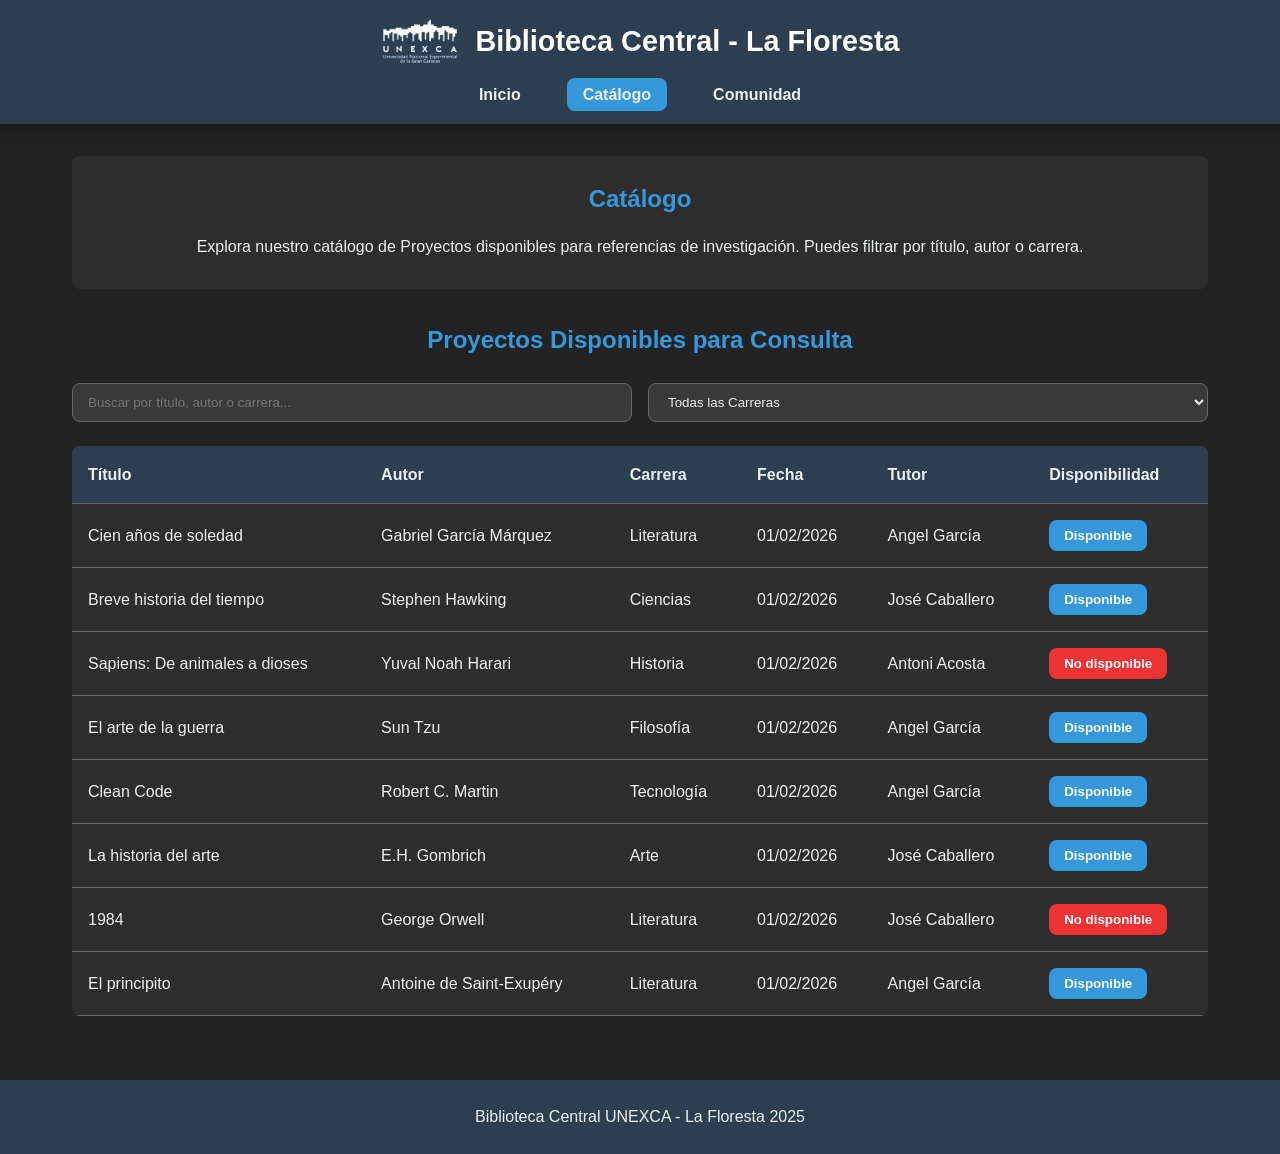
<file: menu/catalog.html>
<!DOCTYPE html>
<html lang="es">
<head>
    <meta charset="UTF-8">
    <meta name="viewport" content="width=device-width, initial-scale=1.0">
    <meta name="description" content="Página principal - Biblioteca Central La Floresta">
    <title>Biblioteca UNEXCA - Página Principal</title>
    <link rel="stylesheet" href="../css/catalog_styles.css">
    <link rel="icon" href="../static/img/icono.png" type="image/png">
</head>
<body>
    <header class="main-header">
        <div class="header-content">
            <img src="../static/img/unexca_logo.png" alt="Logo UNEXCA" class="header-logo">
            <h1>Biblioteca Central - La Floresta</h1>
        </div>
        <nav class="main-nav">
            <ul>
                <li><a href="index.html">Inicio</a></li>
                <li><a href="catalog.html" class="active">Catálogo</a></li>
                <li><a href="#">Comunidad</a></li>
            </ul>
        </nav>
    </header>

    <main class="main-content">
        <section class="welcome-section">
            <h2>Catálogo</h2>
            <p>Explora nuestro catálogo de Proyectos disponibles para referencias de investigación. Puedes filtrar por título, autor o carrera.</p>
        </section>

        <section class="books-section">
            <h2>Proyectos Disponibles para Consulta</h2>
            
            <div class="filter-options">
                <input type="text" id="search-input" placeholder="Buscar por título, autor o carrera...">
                <select id="category-filter">
                    <option value="">Todas las Carreras</option>
                    <option value="Literatura">Literatura</option>
                    <option value="Ciencias">Ciencias</option>
                    <option value="Historia">Historia</option>
                    <option value="Tecnología">Tecnología</option>
                    <option value="Arte">Arte</option>
                </select>
            </div>

            <div class="table-container">
                <table class="books-table">
                    <thead>
                        <tr>
                            <th>Título</th>
                            <th>Autor</th>
                            <th>Carrera</th>
                            <th>Fecha</th>
                            <th>Tutor</th>
                            <th>Disponibilidad</th>
                        </tr>
                    </thead>
                    <tbody>
                        <tr>
                            <td>Cien años de soledad</td>
                            <td>Gabriel García Márquez</td>
                            <td>Literatura</td>
                            <td>01/02/2026</td>
                            <td>Angel García</td>
                            <td><button class="loan-btn">Disponible</button></td>
                        </tr>
                        <tr>
                            <td>Breve historia del tiempo</td>
                            <td>Stephen Hawking</td>
                            <td>Ciencias</td>
                            <td>01/02/2026</td>
                            <td>José Caballero</td>
                            <td><button class="loan-btn">Disponible</button></td>
                        </tr>
                        <tr>
                            <td>Sapiens: De animales a dioses</td>
                            <td>Yuval Noah Harari</td>
                            <td>Historia</td>
                            <td>01/02/2026</td>
                            <td>Antoni Acosta</td>
                            <td><button class="loan-btn" disabled>No disponible</button></td>
                        </tr>
                        <tr>
                            <td>El arte de la guerra</td>
                            <td>Sun Tzu</td>
                            <td>Filosofía</td>
                            <td>01/02/2026</td>
                            <td>Angel García</td>
                            <td><button class="loan-btn">Disponible</button></td>
                        </tr>
                        <tr>
                            <td>Clean Code</td>
                            <td>Robert C. Martin</td>
                            <td>Tecnología</td>
                            <td>01/02/2026</td>
                            <td>Angel García</td>
                            <td><button class="loan-btn">Disponible</button></td>
                        </tr>
                        <tr>
                            <td>La historia del arte</td>
                            <td>E.H. Gombrich</td>
                            <td>Arte</td>
                            <td>01/02/2026</td>
                            <td>José Caballero</td>
                            <td><button class="loan-btn">Disponible</button></td>
                        </tr>
                        <tr>
                            <td>1984</td>
                            <td>George Orwell</td>
                            <td>Literatura</td>
                            <td>01/02/2026</td>
                            <td>José Caballero</td>
                            <td><button class="loan-btn" disabled>No disponible</button></td>
                        </tr>
                        <tr>
                            <td>El principito</td>
                            <td>Antoine de Saint-Exupéry</td>
                            <td>Literatura</td>
                            <td>01/02/2026</td>
                            <td>Angel García</td>
                            <td><button class="loan-btn">Disponible</button></td>
                        </tr>
                    </tbody>
                </table>
            </div>
        </section>
    </main>

    <footer class="main-footer">
        <p>Biblioteca Central UNEXCA - La Floresta 2025</p>
    </footer>
</body>
</html>
</file>
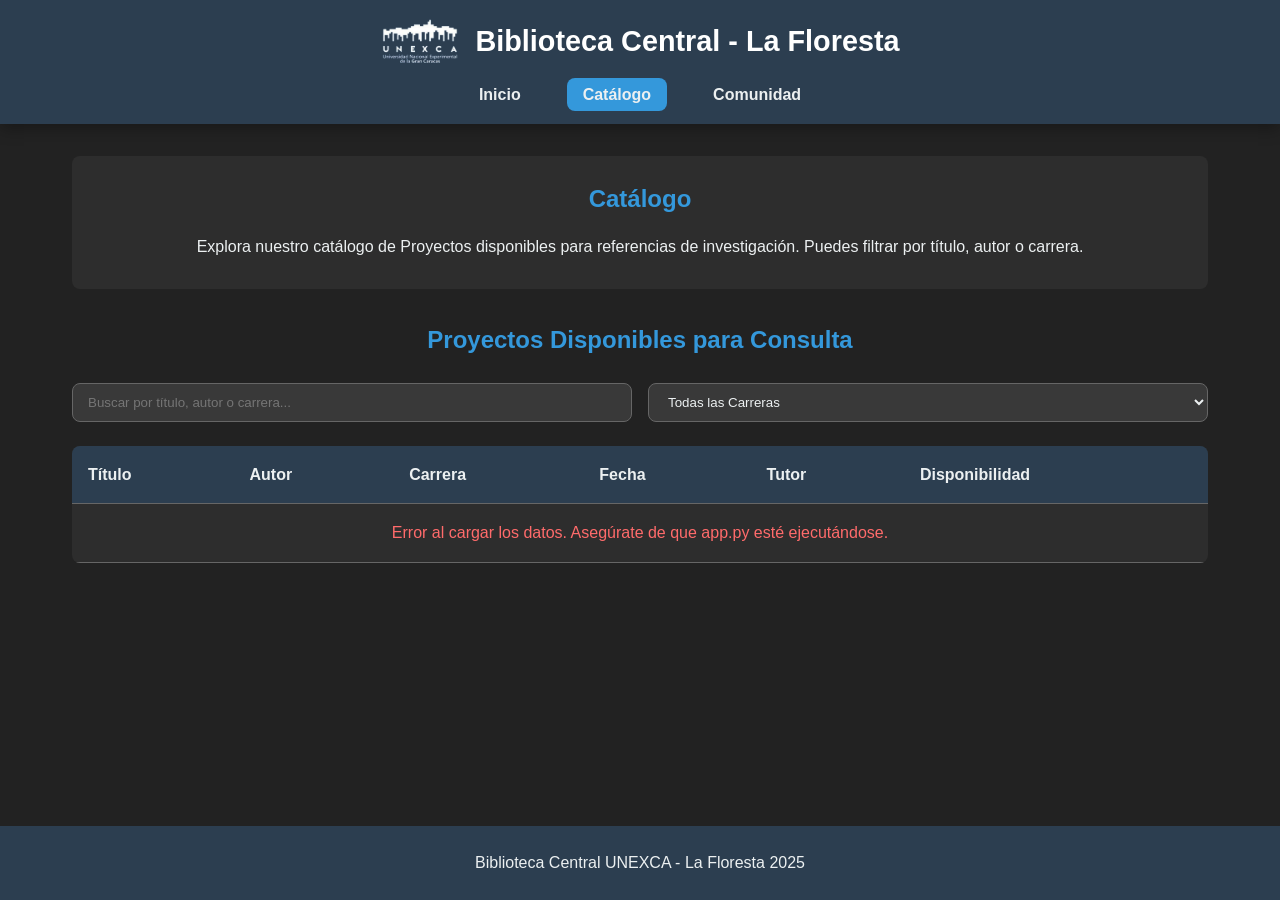
<file: template/catalog.html>
<!DOCTYPE html>
<html lang="es">
<head>
    <meta charset="UTF-8">
    <meta name="viewport" content="width=device-width, initial-scale=1.0">
    <meta name="description" content="Página principal - Biblioteca Central La Floresta">
    <title>Biblioteca UNEXCA - Página Principal</title>
    <link rel="stylesheet" href="../css/catalog_styles.css">
    <link rel="icon" href="../static/img/icono.png" type="image/png">
</head>
<body>
    <header class="main-header">
        <div class="header-content">
            <img src="../static/img/unexca_logo.png" alt="Logo UNEXCA" class="header-logo">
            <h1>Biblioteca Central - La Floresta</h1>
        </div>
        <nav class="main-nav">
            <ul>
                <li><a href="index.html">Inicio</a></li>
                <li><a href="catalog.html" class="active">Catálogo</a></li>
                <li><a href="#">Comunidad</a></li>
            </ul>
        </nav>
    </header>

    <main class="main-content">
        <section class="welcome-section">
            <h2>Catálogo</h2>
            <p>Explora nuestro catálogo de Proyectos disponibles para referencias de investigación. Puedes filtrar por título, autor o carrera.</p>
        </section>

        <section class="books-section">
            <h2>Proyectos Disponibles para Consulta</h2>
            
            <div class="filter-options">
                <input type="text" id="search-input" placeholder="Buscar por título, autor o carrera...">
                <select id="category-filter">
                    <option value="">Todas las Carreras</option>
                    <option value="Literatura">Literatura</option>
                    <option value="Ciencias">Ciencias</option>
                    <option value="Historia">Historia</option>
                    <option value="Tecnología">Tecnología</option>
                    <option value="Arte">Arte</option>
                </select>
            </div>

            <div class="table-container">
                <table class="books-table">
                    <thead>
                        <tr>
                            <th>Título</th>
                            <th>Autor</th>
                            <th>Carrera</th>
                            <th>Fecha</th>
                            <th>Tutor</th>
                            <th>Disponibilidad</th>
                        </tr>
                    </thead>
                    <!-- AQUÍ ESTÁ EL CAMBIO 1: El cuerpo de la tabla está vacío y tiene un ID -->
                    <tbody id="tabla-proyectos">
                        <tr>
                            <td colspan="6" style="text-align: center;">Cargando datos...</td>
                        </tr>
                    </tbody>
                </table>
            </div>
        </section>
    </main>

    <footer class="main-footer">
        <p>Biblioteca Central UNEXCA - La Floresta 2025</p>
    </footer>

    <!-- AQUÍ ESTÁ EL CAMBIO 2: El Script que conecta con Flask -->
    <script>
        document.addEventListener('DOMContentLoaded', function() {
            // URL de tu API en Flask
            const apiUrl = 'http://127.0.0.1:5000/api/proyectos';

            fetch(apiUrl)
                .then(response => {
                    if (!response.ok) {
                        throw new Error('Error en la red o servidor no encontrado');
                    }
                    return response.json();
                })
                .then(data => {
                    const tbody = document.getElementById('tabla-proyectos');
                    tbody.innerHTML = ''; // Limpiar el mensaje de "Cargando..."

                    if (data.length === 0) {
                        tbody.innerHTML = '<tr><td colspan="6" style="text-align:center">No se encontraron proyectos.</td></tr>';
                        return;
                    }

                    // Recorrer los datos que vienen de la Base de Datos
                    data.forEach(proyecto => {
                        // Lógica para saber si el botón debe estar deshabilitado
                        // Asumimos que "disponibilidad" viene como true/false desde Postgres
                        const estaDisponible = proyecto.disponibilidad; 
                        const textoBoton = estaDisponible ? 'Disponible' : 'No disponible';
                        const atributoDisabled = estaDisponible ? '' : 'disabled';

                        // Formatear la fecha para que se vea bonita (DD/MM/YYYY)
                        let fechaFormateada = proyecto.fecha;
                        try {
                            const fechaObj = new Date(proyecto.fecha);
                            fechaFormateada = fechaObj.toLocaleDateString('es-ES');
                        } catch (e) {
                            console.log("Error formateando fecha", e);
                        }

                        // Crear la fila HTML
                        const fila = `
                            <tr>
                                <td>${proyecto.titulo}</td>
                                <td>${proyecto.autor}</td>
                                <td>${proyecto.carrera}</td>
                                <td>${fechaFormateada}</td>
                                <td>${proyecto.tutor}</td>
                                <td>
                                    <button class="loan-btn" ${atributoDisabled}>
                                        ${textoBoton}
                                    </button>
                                </td>
                            </tr>
                        `;
                        
                        // Agregar la fila a la tabla
                        tbody.innerHTML += fila;
                    });
                })
                .catch(error => {
                    console.error('Hubo un problema:', error);
                    const tbody = document.getElementById('tabla-proyectos');
                    tbody.innerHTML = `<tr><td colspan="6" style="text-align: center; color: #ff6b6b;">Error al cargar los datos. Asegúrate de que app.py esté ejecutándose.</td></tr>`;
                });
        });
    </script>
</body>
</html>
</file>
<file: css/catalog_styles.css>
/* Variables de colores y fuentes*/
:root {
    --color-primary: #2c3e50;
    --color-secondary: #3498db;
    --color-light: #ecf0f1;
    --color-background: #222;
    --color-form-bg: #ffffff0d;
    --color-border: #666;
    --color-warning: #E33f;
    --font-primary: 'Segoe UI', Tahoma, Geneva, Verdana, sans-serif;
    --border-radius: 8px;
    --box-shadow: 0 5px 15px #0000004d;
    --transition: all 0.3s ease;
}

/* Reset y estilos base */
* {
    box-sizing: border-box;
    margin: 0;
    padding: 0;
}

body {
    margin: 0;
    padding: 0;
    font-family: var(--font-primary);
    color: var(--color-light);
    background-color: var(--color-background);
    line-height: 1.6;
    display: flex;
    flex-direction: column;
    min-height: 100vh;
}

/* Header */
.main-header {
    background-color: var(--color-primary);
    padding: 1rem;
    box-shadow: var(--box-shadow);
    position: sticky;
    top: 0;
    z-index: 1000;
}

.header-content {
    display: flex;
    align-items: center;
    justify-content: center;
    margin-bottom: 1rem;
}

.header-logo {
    max-width: 80px;
    height: auto;
    margin-right: 15px;
}

.main-header h1 {
    color: white;
    font-size: 1.8rem;
}

.main-nav ul {
    display: flex;
    justify-content: center;
    list-style: none;
}

.main-nav li {
    margin: 0 15px;
}

.main-nav a {
    color: var(--color-light);
    text-decoration: none;
    font-weight: 550;
    padding: 0.5rem 1rem;
    border-radius: var(--border-radius);
    transition: var(--transition);
}

.main-nav a:hover, .main-nav a.active {
    background-color: var(--color-secondary);
    border-radius: var(--border-radius);
}

/* Contenido Principal */
.main-content {
    flex: 1;
    padding: 2rem;
    max-width: 1200px;
    margin: 0 auto;
    width: 100%;
    margin: auto;
}

.welcome-section {
    text-align: center;
    margin-bottom: 2rem;
    padding: 1.5rem;
    padding-bottom: 1.8rem;
    background-color: var(--color-form-bg);
    border-radius: var(--border-radius);
}

.welcome-section h2 {
    margin-bottom: 1rem;
    color: var(--color-secondary);
}

/* Descripción section */
.books-section {
    margin-top: 2rem;
}

.books-section h2 {
    margin-bottom: 1.5rem;
    color: var(--color-secondary);
    text-align: center;
}

.filter-options {
    display: flex;
    gap: 1rem;
    margin-bottom: 1.5rem;
    flex-wrap: wrap;
}

#search-input, #category-filter {
    padding: 10px 15px;
    border: 1px solid var(--color-border);
    border-radius: var(--border-radius);
    background-color: #ffffff1a;
    color: var(--color-light);
    font-family: var(--font-primary);
    flex: 1;
    min-width: 200px;
}

#search-input:focus, #category-filter:focus {
    outline: none;
    border-color: var(--color-secondary);
    box-shadow: 0 0 0 2px #3498db4d;
}

option {
    background-color: #111;
}

/* Tabla de libros */
.table-container {
    overflow-x: auto;
}

.books-table {
    width: 100%;
    border-collapse: collapse;
    background-color: var(--color-form-bg);
    border-radius: var(--border-radius);
    overflow: hidden;
}

.books-table th, .books-table td {
    padding: 1rem;
    text-align: left;
    border-bottom: 1px solid var(--color-border);
}

.books-table th {
    background-color: var(--color-primary);
    color: var(--color-light);
    font-weight: 600;
}

.books-table tr:hover {
    background-color: #ffffff0f;
}

/* Botones */
.loan-btn {
    background-color: var(--color-secondary);
    color: white;
    border: none;
    padding: 8px 15px;
    border-radius: var(--border-radius);
    cursor: pointer;
    font-weight: 600;
    transition: var(--transition);
}

.loan-btn:hover:not(:disabled) {
    background-color: #1e5d86;
}

.loan-btn:disabled {
    background-color: var(--color-warning);
    cursor: not-allowed;
}

/* Footer */
.main-footer {
    background-color: var(--color-primary);
    padding: 1.5rem;
    text-align: center;
    margin-top: 2rem;
}

/* Responsive */
@media (max-width: 768px) {
    .main-nav ul {
        flex-direction: column;
        align-items: center;
    }
    
    .main-nav li {
        margin: 5px 0;
    }
    
    .filter-options {
        flex-direction: column;
    }
    
    .books-table {
        font-size: 0.9rem;
    }
    
    .books-table th, .books-table td {
        padding: 0.5rem;
    }
}
</file>
